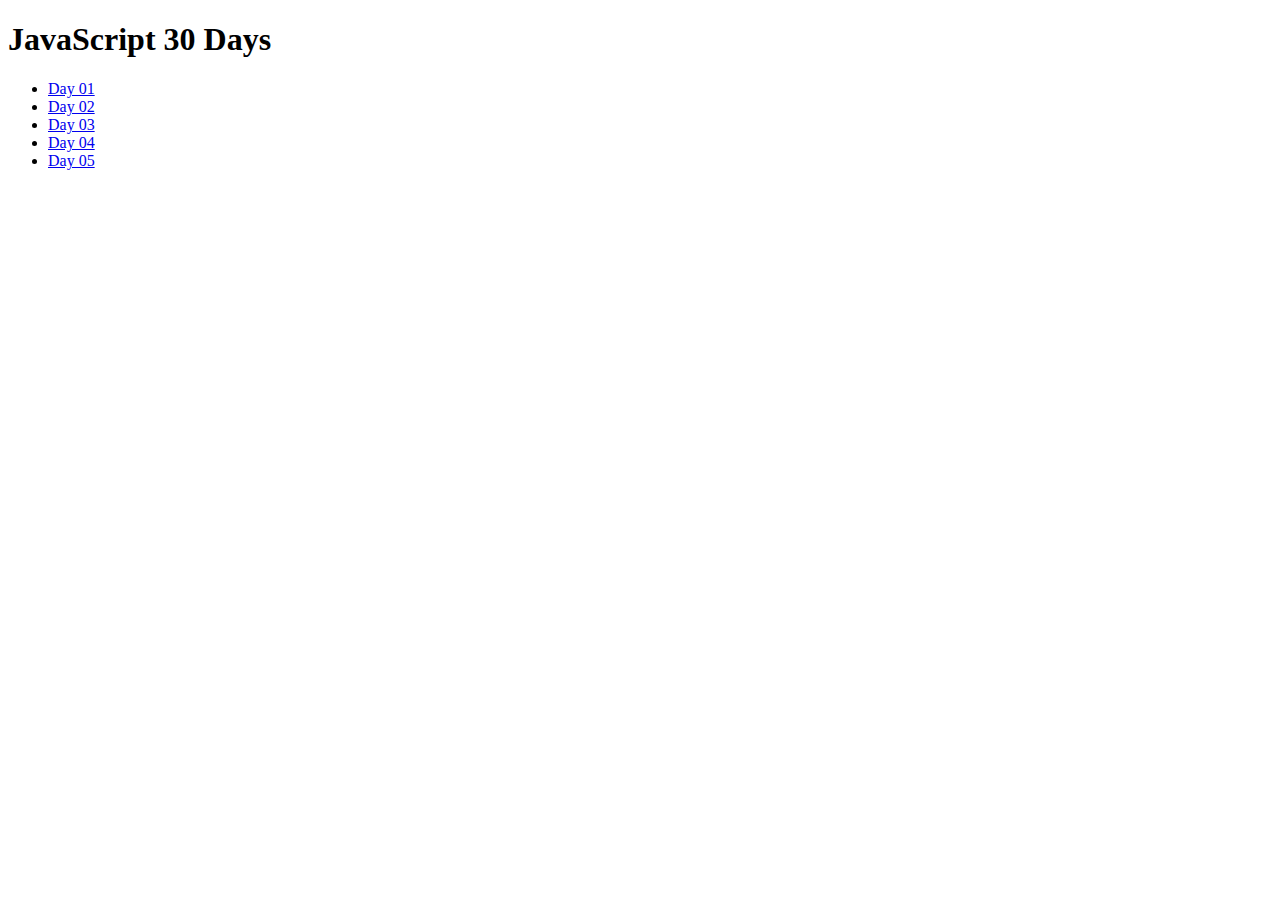
<file: index.html>
<!DOCTYPE html>
<html lang="ko">
<head>
  <meta charset="UTF-8">
  <meta name="viewport" content="width=device-width, initial-scale=1.0">
  <title>JS 30 Days</title>
</head>
<body>
  <h1>JavaScript 30 Days</h1>
  <ul>
    <li><a href="Day01/index.html">Day 01</a></li>
    <li><a href="Day02/index.html">Day 02</a></li>
    <li><a href="Day03/index.html">Day 03</a></li>
    <li><a href="Day04/index.html">Day 04</a></li>
    <li><a href="Day05/index.html">Day 05</a></li>
    <!-- Day 02 to Day 30 -->
  </ul>
  
</body>
</html>
</file>
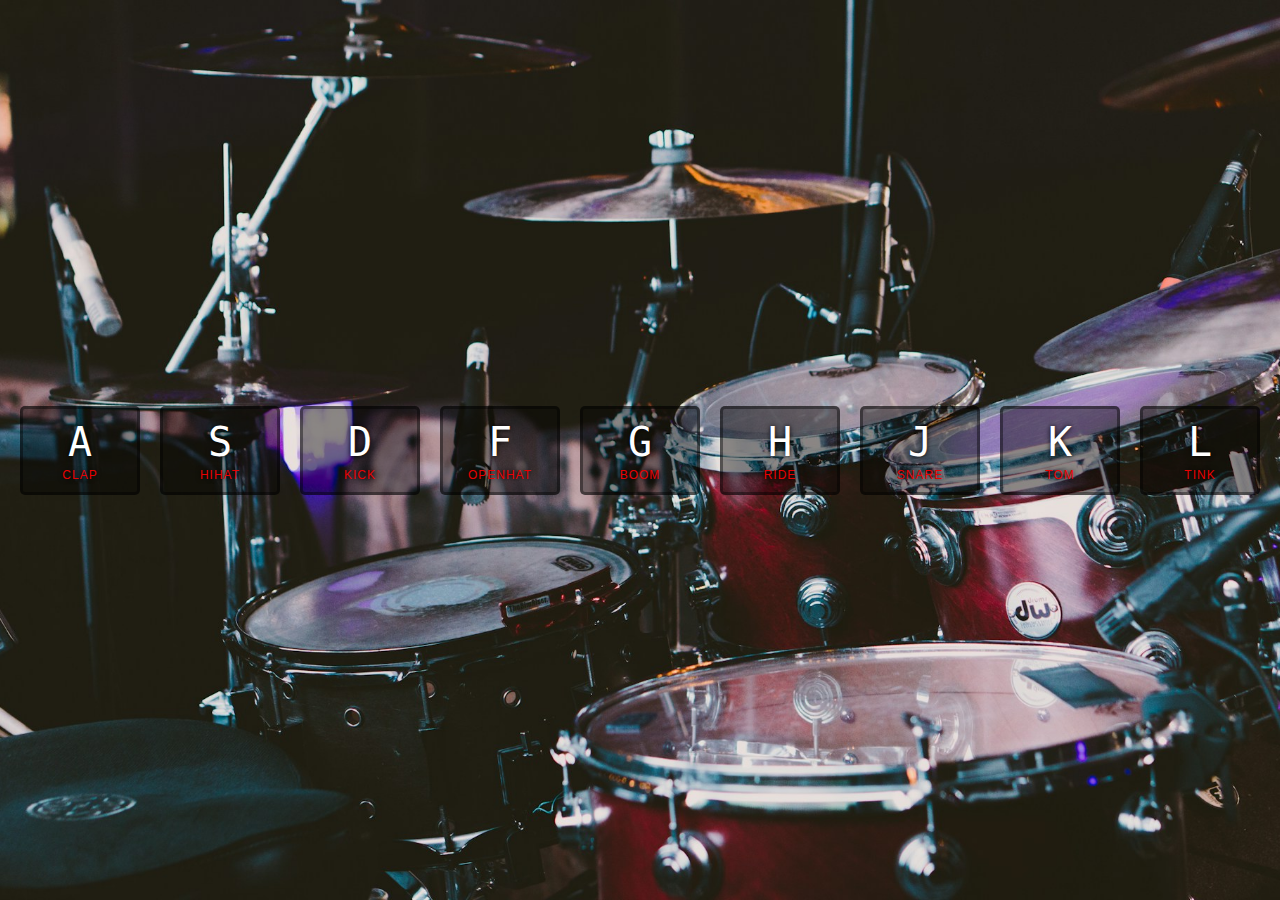
<file: Day01/index.html>
<!DOCTYPE html>
<html lang="en">

<head>
  <meta charset="UTF-8">
  <title>Drum Kit</title>
  <link rel="stylesheet" href="style.css">
  <!-- <script src="custom.js"></script> -->
</head>

<body>

  <div class="keys">
    <div data-key="65" class="key">
      <kbd>A</kbd>
      <span class="sound">clap</span>
    </div>
    <div data-key="83" class="key">
      <kbd>S</kbd>
      <span class="sound">hihat</span>
    </div>
    <div data-key="68" class="key">
      <kbd>D</kbd>
      <span class="sound">kick</span>
    </div>
    <div data-key="70" class="key">
      <kbd>F</kbd>
      <span class="sound">openhat</span>
    </div>
    <div data-key="71" class="key">
      <kbd>G</kbd>
      <span class="sound">boom</span>
    </div>
    <div data-key="72" class="key">
      <kbd>H</kbd>
      <span class="sound">ride</span>
    </div>
    <div data-key="74" class="key">
      <kbd>J</kbd>
      <span class="sound">snare</span>
    </div>
    <div data-key="75" class="key">
      <kbd>K</kbd>
      <span class="sound">tom</span>
    </div>
    <div data-key="76" class="key">
      <kbd>L</kbd>
      <span class="sound">tink</span>
    </div>
  </div>

  <audio data-key="65" src="sounds/clap.wav"></audio>
  <audio data-key="83" src="sounds/hihat.wav"></audio>
  <audio data-key="68" src="sounds/kick.wav"></audio>
  <audio data-key="70" src="sounds/openhat.wav"></audio>
  <audio data-key="71" src="sounds/boom.wav"></audio>
  <audio data-key="72" src="sounds/ride.wav"></audio>
  <audio data-key="74" src="sounds/snare.wav"></audio>
  <audio data-key="75" src="sounds/tom.wav"></audio>
  <audio data-key="76" src="sounds/tink.wav"></audio>


  <script>
    function playSound(e) {
      const audio = document.querySelector(`audio[data-key="${e.keyCode}"]`);
      const key = document.querySelector(`.key[data-key="${e.keyCode}"]`);
      if(!audio) return; // stop the function from running all together
      audio.currentTime = 0; //rewind to the start
      audio.play();
      key.classList.add('playing');
    }
    
    function removeTransition(e) {
      if (e.propertyName !== 'transform') return; // skip it if it's not a trnasform
      this.classList.remove('playing')
    }
    
    const keys = document.querySelectorAll('.key');
    keys.forEach(key => key.addEventListener('transitionend', removeTransition));
    window.addEventListener('keydown', playSound);
  </script>
</body>

</html>
</file>
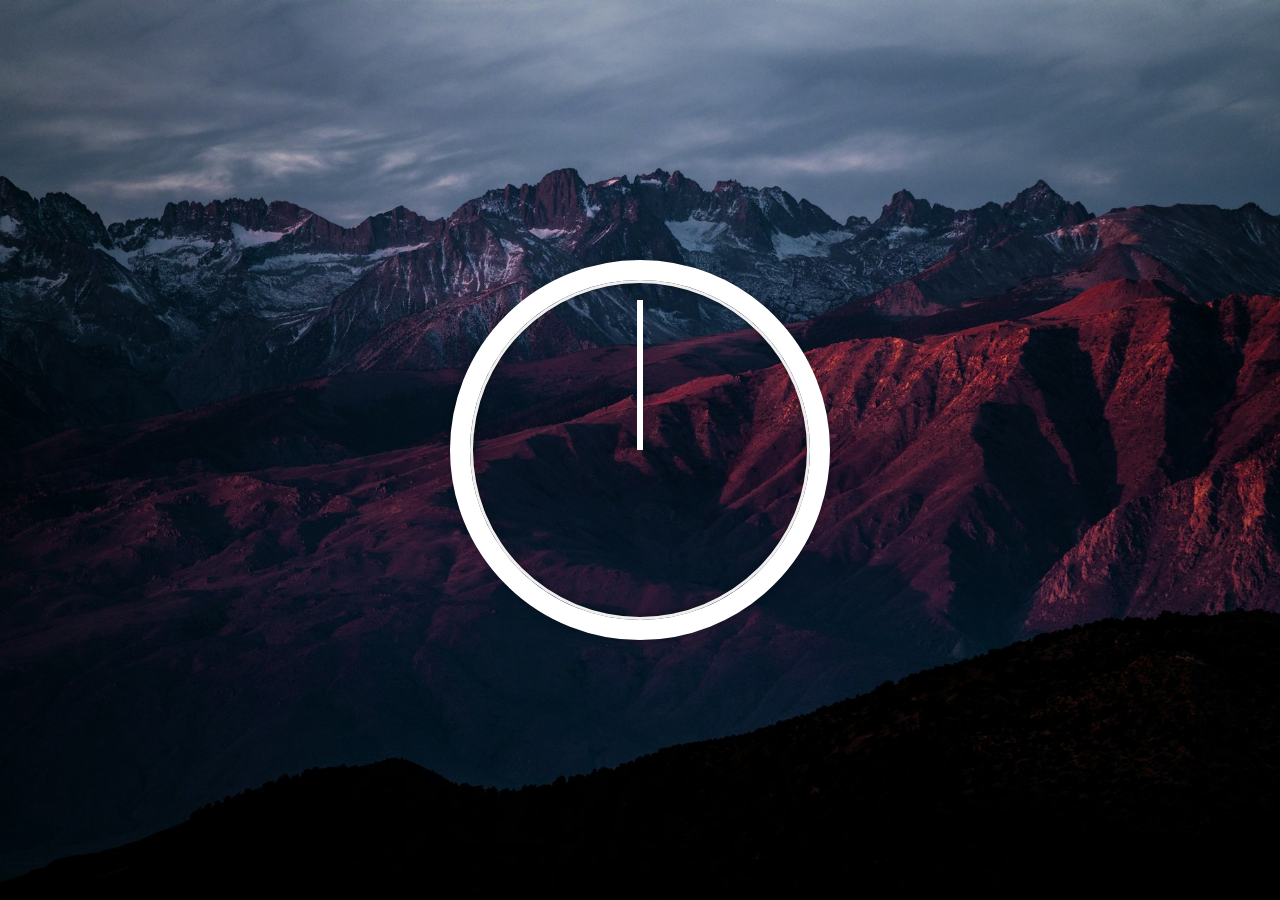
<file: Day02/index.html>
<!DOCTYPE html>
<html lang="en">
<head>
  <meta charset="UTF-8">
  <title>Clock</title>
  <link rel="stylesheet" href="style.css">
</head>
<body>
  <div class="clock">
    <div class="clock-face">
      <div class="hand hour-hand"></div>
      <div class="hand min-hand"></div>
      <div class="hand second-hand"></div>
    </div>
  </div> 
  
  <script>
    const secondHand = document.querySelector('.second-hand');
    const minsHand = document.querySelector('.min-hand');
    const hourHand = document.querySelector('.hour-hand');

    function setData() {
      const now = new Data();
      
      const seconds = now.getSeconds();
      const secondsDegrees = ((second / 60) * 360) + 90;
      secondHand.style.transform = `rotate(${secondDegrees}deg)`;

      const mins = now.getMinutes();
      const minsDegrees = ((mins / 60) * 360) + ((second / 60) * 6) + 90;
      minsHand.style.transform = `rotate(${minsDegrees}deg)`;

      const hour = now.getHours();
      const hourDegrees = ((hour / 12) * 360) + ((mins / 60) * 30) + 90;
      hourHand.style.transform = `rotate(${hourDegrees}deg)`;
    }

    setInterval(setDate, 1000);
    
    setData();
  </script>
</body>
</html>
</file>
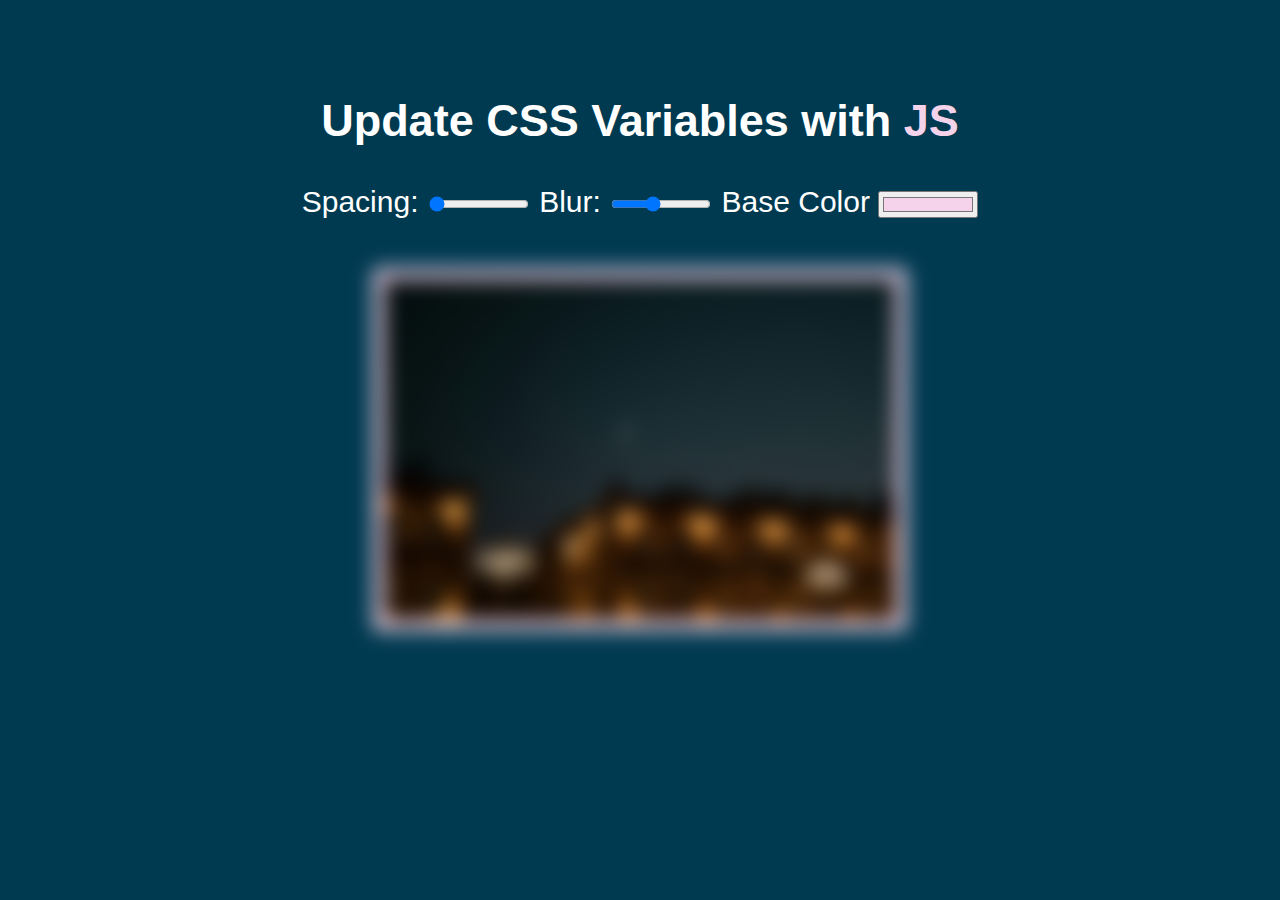
<file: Day03/index.html>
<!DOCTYPE html>
<html lang="en">
<head>
  <meta charset="UTF-8">
  <title>Variable</title>
  <link rel="icon" href="https://fav.farm/🌃">
</head>
<body>
  <h2>Update CSS Variables with <span class="hl">JS</span></h2>

  <div class="controls">
    <label for="spacing">Spacing:</label>
    <input type="range" name="spacing" min="10" max="200" value="10" data-sizing="px">

    <label for="blur">Blur:</label>
    <input type="range" name="blur" min="0" max="25" value="10" data-sizing="px">

    <label for="base">Base Color</label>
    <input type="color" name="base" value="#F5D4EB">
  </div>

  <img src="image.jpg">

  <style>
    :root {
      --base: #F5D4EB;
      --spacing: 10px;
      --blur: 10px
    }

    img {
      padding: var(--spacing);
      background: var(--base);
      filter: blur(var(--blur));
      width: 50%;
      /* height: 50%; */
      box-sizing: border-box;
    }

    .hl {
      color: var(--base);
    }

    body {
      padding: 50px 100px;
      text-align: center;
      background: #003a51;
      color: white;
      font-family: sans-serif;
      font-weight: 100;
      font-size: 30px;
    }

    .controls {
      margin-bottom: 50px;
    }

    a {
      color: var(--base);
      text-decoration: none;
    }

    input {
      width: 100px;
    }
  </style>

  <script>
    const inputs = document.querySelectorAll('.controls input'); 

    function handleUpdate() {
      const suffix = this.dataset.sizing || '';
      document.documentElement.style.setProperty(`--${this.name}`, this.value + suffix);
    }

    inputs.forEach(input => input.addEventListener('change', handleUpdate));
    inputs.forEach(input => input.addEventListener('mousemove', handleUpdate));
  </script>
  
</body>
</html>
</file>
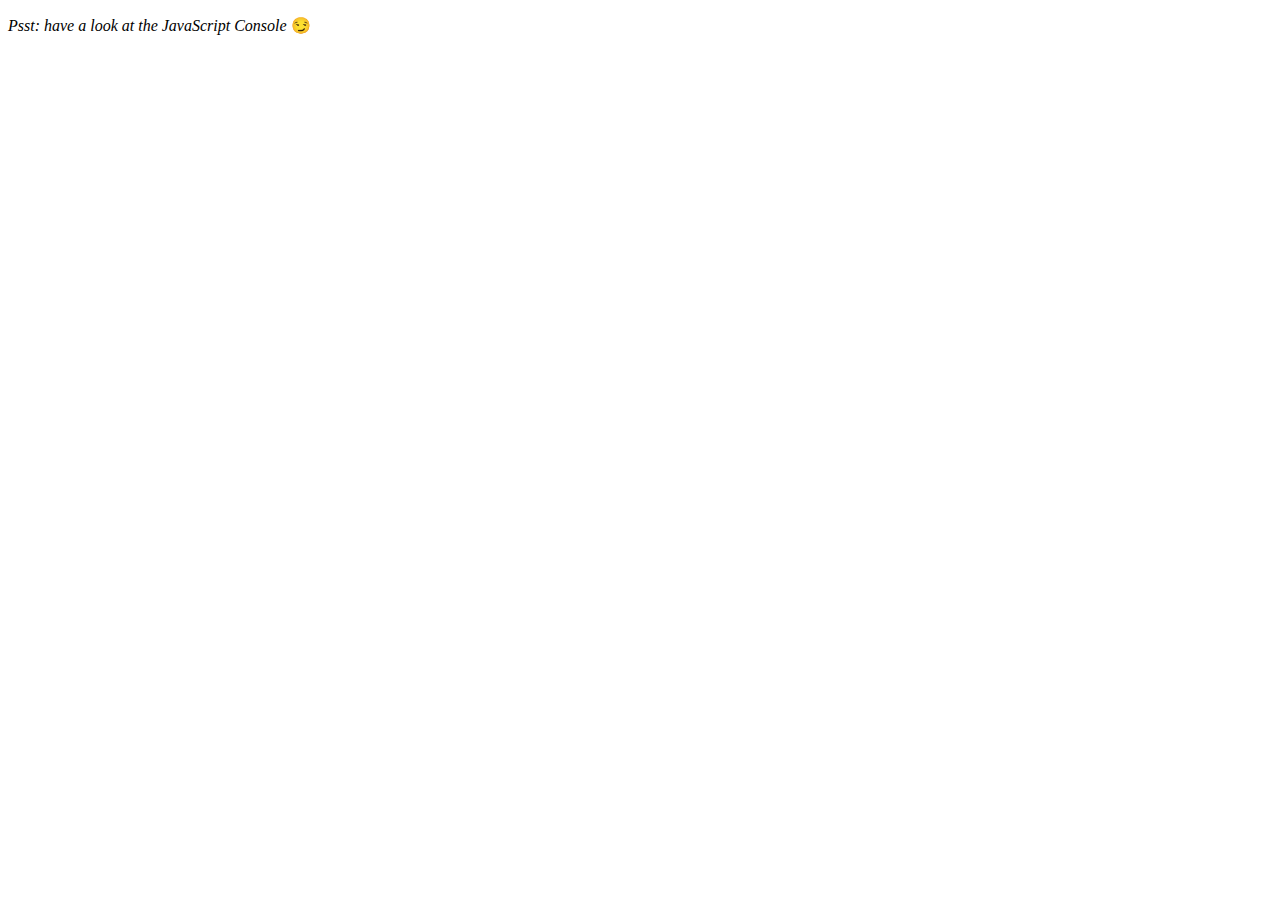
<file: Day04/index.html>
<!DOCTYPE html>
<html lang="en">
<head>
  <meta charset="UTF-8">
  <title>Array Cardio</title>
  <link rel="icon" href="https://fav.farm/🔥">
</head>
<body>
  <p><em>Psst: have a look at the JavaScript Console</em> 😏</p>
  <script>
    const inventors = [
      { first: 'Albert', last: 'Einstein', year: 1879, passed: 1955 },
      { first: 'Isaac', last: 'Newton', year: 1643, passed: 1727 },
      { first: 'Galileo', last: 'Galilei', year: 1564, passed: 1642 },
      { first: 'Marie', last: 'Curie', year: 1867, passed: 1934 },
      { first: 'Johannes', last: 'Kepler', year: 1571, passed: 1630 },
      { first: 'Nicolaus', last: 'Copernicus', year: 1473, passed: 1543 },
      { first: 'Max', last: 'Planck', year: 1858, passed: 1947 },
      { first: 'Katherine', last: 'Blodgett', year: 1898, passed: 1979 },
      { first: 'Ada', last: 'Lovelace', year: 1815, passed: 1852 },
      { first: 'Sarah E.', last: 'Goode', year: 1855, passed: 1905 },
      { first: 'Lise', last: 'Meitner', year: 1878, passed: 1968 },
      { first: 'Hanna', last: 'Hammarström', year: 1829, passed: 1909 }
    ];

    const people = [
      'Bernhard, Sandra', 'Bethea, Erin', 'Becker, Carl', 'Bentsen, Lloyd', 'Beckett, Samuel', 'Blake, William', 'Berger, Ric', 'Beddoes, Mick', 'Beethoven, Ludwig', 'Belloc, Hilaire', 'Begin, Menachem', 'Bellow, Saul', 'Benchley, Robert', 'Blair, Robert', 'Benenson, Peter', 'Benjamin, Walter', 'Berlin, Irving', 'Benn, Tony', 'Benson, Leana', 'Bent, Silas', 'Berle, Milton', 'Berry, Halle', 'Biko, Steve', 'Beck, Glenn', 'Bergman, Ingmar', 'Black, Elk', 'Berio, Luciano', 'Berne, Eric', 'Berra, Yogi', 'Berry, Wendell', 'Bevan, Aneurin', 'Ben-Gurion, David', 'Bevel, Ken', 'Biden, Joseph', 'Bennington, Chester', 'Bierce, Ambrose', 'Billings, Josh', 'Birrell, Augustine', 'Blair, Tony', 'Beecher, Henry', 'Biondo, Frank'
    ];

    // Array.prototype.filter()
    // 1. Filter the list of inventors for those who were born in the 1500's
    const fifteen = inventors.filter(inventor => (inventor.year >= 1500 && inventor.year < 1600));
    console.table(fifteen);

    // Array.prototype.map()
    // 2. Give us an array of the inventors first and last names
    const fullNames = inventors.map(inventor => `${inventor.first} ${inventor.last}`);
    console.log(fullNames);

    // Array.prototype.sort()
    // 3, Sort the inventors by birthdate, oldest to youngest

    // const ordered = inventors.sort(function(a, b) {
    //   if(a.year > b.year) {
    //     return 1;
    //   } else {
    //     return -1;
    //   }
    // });

    const ordered = inventors.sort((a, b) => a.year > b.year ? 1 : -1);
    console.table(ordered);

    // Array.prototype.reduce()
    // 4. How many years did all the inventors live?

    // var totalYears = 0;
    // for (var i = 0; i < inventors.length; i++) {
    //   totalYears += inventor[i].year
    // }
    
    const totalYears = inventors.reduce((total, inventor) => {
      return total + (inventor.passed - inventor.year);
    }, 0);
    console.log(totalYears);

    // 5. Sort the inventors by years lived
    const oldest = inventors.sort(function(a, b) {
      const lastGuy = a.passed - a.year;
      const nextGuy = b.passed - b.year;
      return lastGuy > nextGuy ? -1 : 1;
    });
    console.table(oldest);

    // 6. create a list of Boulevards in Paris that contain 'de' anywhere in the name
    // https://en.wikipedia.org/wiki/Category:Boulevards_in_Paris

    // const category = document.querySelector('.mw-category');
    // const links = Array.from(category.querySelectorAll('a'));
    // const de = links
    //             .map(link => link.textContent)
    //             .filter(streetName => streetName.includes('de'));

    // 7. Sort Exercise
    // Sort the people alphabetically by last name
    const alpha = people.sort(function(lastOne, nextOne) {
      const [aLast, aFirst] = lastOne.split(', ');
      const [bLast, bFirst] = nextOne.split(', ');
      return aLast > bLast ? 1 : -1;
    });
    console.log(alpha);

    // 8. Reduce Exercise
    // Sum up the instances of each of these
    const data = ['car', 'car', 'truck', 'truck', 'bike', 'walk', 'car', 'van', 'bike', 'walk', 'car', 'van', 'car', 'truck'];
    
    const transportation = data.reduce(function(obj, item) {
      if(!obj[item]) {
        obj[item] = 0;
      }
      obj[item]++;
      return obj;
    }, {});

    console.log(transportation);

  </script>
  
</body>
</html>
</file>
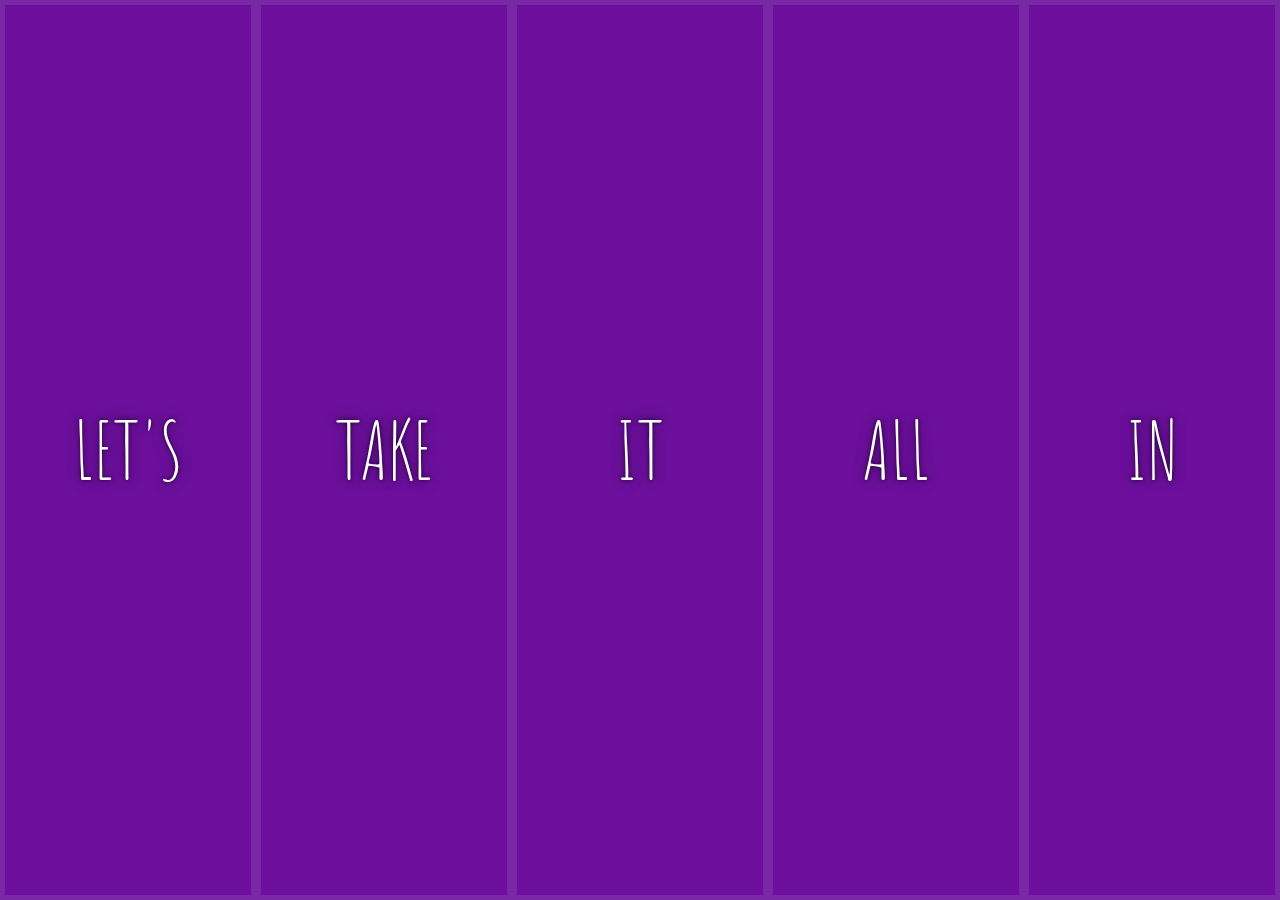
<file: Day05/index.html>
<!DOCTYPE html>
<html lang="en">
<head>
  <meta charset="UTF-8">
  <title>Flex Panels</title>
  <link rel="icon" href="http://fav.farm/🤸">
  <link rel="stylesheet" href="https://fonts.googleapis.com/css?family=Amatic+SC" type="text/css">
</head>
<body>
  <style>
    html {
      box-sizing: border-box;
      background: #ffc600;
      font-family: 'helvetica neue';
      font-size: 20px;
      font-weight: 200;
    }

    body {
      margin: 0;
    }

    *, *:before, *:after {
      box-sizing: inherit;
    }

    .panels {
      min-height: 100vh;
      overflow: hidden;
      display: flex;
    }

    .panel {
      background: #6B0F9C;
      box-shadow: inset 0 0 0 5px rgba(255,255,255,0.1);
      color: white;
      text-align: center;
      align-items: center;
      /* Safari transitionend event.propertyName === flex */
      /* Chrome + FF transitionend event.propertyName === flex-grow */
      transition:
        font-size 0.7s cubic-bezier(0.61,-0.19, 0.7,-0.11),
        flex 0.7s cubic-bezier(0.61,-0.19, 0.7,-0.11),
        background 0.2s;
      font-size: 20px;
      background-size: cover;
      background-position: center;
      flex: 1;
      justify-content: center;
      align-items: center;
      display: flex;
      flex-direction: column;
    }

    .panel1 { background-image:url(https://images.unsplash.com/photo-1494564605686-2e931f77a8e2?q=80&w=2070&auto=format&fit=crop&ixlib=rb-4.0.3&ixid=M3wxMjA3fDB8MHxwaG90by1wYWdlfHx8fGVufDB8fHx8fA%3D%3D); }
    .panel2 { background-image:url(https://images.unsplash.com/photo-1542623610-681406888c5e?q=80&w=2069&auto=format&fit=crop&ixlib=rb-4.0.3&ixid=M3wxMjA3fDB8MHxwaG90by1wYWdlfHx8fGVufDB8fHx8fA%3D%3D); }
    .panel3 { background-image:url(https://images.unsplash.com/photo-1465188162913-8fb5709d6d57?ixlib=rb-0.3.5&q=80&fm=jpg&crop=faces&cs=tinysrgb&w=1500&h=1500&fit=crop&s=967e8a713a4e395260793fc8c802901d); }
    .panel4 { background-image:url(https://images.unsplash.com/photo-1442522772768-9032b6d10e3e?q=80&w=2070&auto=format&fit=crop&ixlib=rb-4.0.3&ixid=M3wxMjA3fDB8MHxwaG90by1wYWdlfHx8fGVufDB8fHx8fA%3D%3D.unsplash.com/ITjiVXcwVng/1500x1500); }
    .panel5 { background-image:url(https://images.unsplash.com/photo-1566082990412-86f779f19bbd?q=80&w=2064&auto=format&fit=crop&ixlib=rb-4.0.3&ixid=M3wxMjA3fDB8MHxwaG90by1wYWdlfHx8fGVufDB8fHx8fA%3D%3D); }

    /* Flex Items */
    .panel > * {
      margin: 0;
      width: 100%;
      transition: transform 0.5s;
      flex: 1 0 auto;
      display: flex;
      justify-content: center;
      align-items: center;
    }

    .panel > *:first-child { transform: translateY(-100%); }
    .panel.open-active > *:first-child { transform: translateY(0); }
    .panel > *:last-child { transform: translateY(100%); }
    .panel.open-active > *:last-child { transform: translateY(0); }

    .panel p {
      text-transform: uppercase;
      font-family: 'Amatic SC', cursive;
      text-shadow: 0 0 4px rgba(0, 0, 0, 0.72), 0 0 14px rgba(0, 0, 0, 0.45);
      font-size: 2em;
    }

    .panel p:nth-child(2) {
      font-size: 4em;
    }

    .panel.open {
      flex: 5;
      font-size: 40px;
    }

  </style>

  <div class="panels">
    <div class="panel panel1">
      <p>Hey</p>
      <p>Let's</p>
      <p>Dance</p>
    </div>
    <div class="panel panel2">
      <p>Give</p>
      <p>Take</p>
      <p>Receive</p>
    </div>
    <div class="panel panel3">
      <p>Experience</p>
      <p>It</p>
      <p>Today</p>
    </div>
    <div class="panel panel4">
      <p>Give</p>
      <p>All</p>
      <p>You can</p>
    </div>
    <div class="panel panel5">
      <p>Life</p>
      <p>In</p>
      <p>Motion</p>
    </div>
  </div>

  <script>
    const panels = document.querySelectorAll('.panel');

    function toggleOpen() {
      this.classList.toggle('open');
    }

    function toggleActive(e) {
      // console.log(e.propertyName);
      if(e.propertyName.includes('flex')) {
        this.classList.toggle('open-active');
      }
    }

    panels.forEach(panel => panel.addEventListener('click', toggleOpen));
    panels.forEach(panel => panel.addEventListener('transitionend', toggleActive));
  </script>

</body>
</html>
</file>
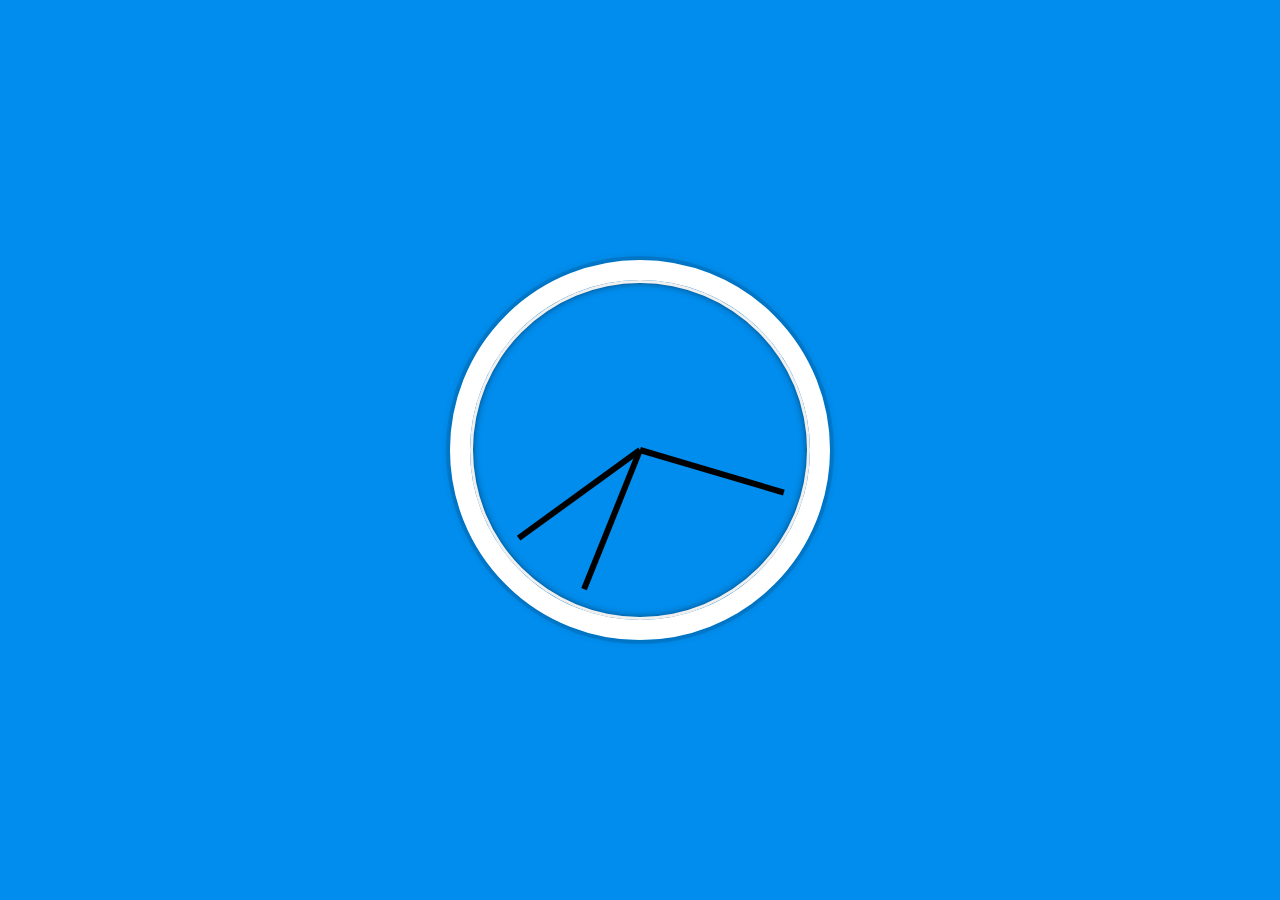
<file: Day02/index-FINISHED.html>
<!DOCTYPE html>
<html lang="en">
<head>
  <meta charset="UTF-8">
  <title>JS + CSS Clock</title>
  <link rel="icon" href="https://fav.farm/✅" />
</head>
<body>


    <div class="clock">
      <div class="clock-face">
        <div class="hand hour-hand"></div>
        <div class="hand min-hand"></div>
        <div class="hand second-hand"></div>
      </div>
    </div>


  <style>
    html {
      background: #018DED url(https://unsplash.it/1500/1000?image=881&blur=5);
      background-size: cover;
      font-family: 'helvetica neue';
      text-align: center;
      font-size: 10px;
    }

    body {
      margin: 0;
      font-size: 2rem;
      display: flex;
      flex: 1;
      min-height: 100vh;
      align-items: center;
    }

    .clock {
      width: 30rem;
      height: 30rem;
      border: 20px solid white;
      border-radius: 50%;
      margin: 50px auto;
      position: relative;
      padding: 2rem;
      box-shadow:
        0 0 0 4px rgba(0,0,0,0.1),
        inset 0 0 0 3px #EFEFEF,
        inset 0 0 10px black,
        0 0 10px rgba(0,0,0,0.2);
    }

    .clock-face {
      position: relative;
      width: 100%;
      height: 100%;
      transform: translateY(-3px); /* account for the height of the clock hands */
    }

    .hand {
      width: 50%;
      height: 6px;
      background: black;
      position: absolute;
      top: 50%;
      transform-origin: 100%;
      transform: rotate(90deg);
      transition: all 0.05s;
      transition-timing-function: cubic-bezier(0.1, 2.7, 0.58, 1);
    }
</style>

<script>
  const secondHand = document.querySelector('.second-hand');
  const minsHand = document.querySelector('.min-hand');
  const hourHand = document.querySelector('.hour-hand');

  function setDate() {
    const now = new Date();

    const seconds = now.getSeconds();
    const secondsDegrees = ((seconds / 60) * 360) + 90;
    secondHand.style.transform = `rotate(${secondsDegrees}deg)`;

    const mins = now.getMinutes();
    const minsDegrees = ((mins / 60) * 360) + ((seconds/60)*6) + 90;
    minsHand.style.transform = `rotate(${minsDegrees}deg)`;

    const hour = now.getHours();
    const hourDegrees = ((hour / 12) * 360) + ((mins/60)*30) + 90;
    hourHand.style.transform = `rotate(${hourDegrees}deg)`;
  }

  setInterval(setDate, 1000);

  setDate();

</script>
</body>
</html>
</file>
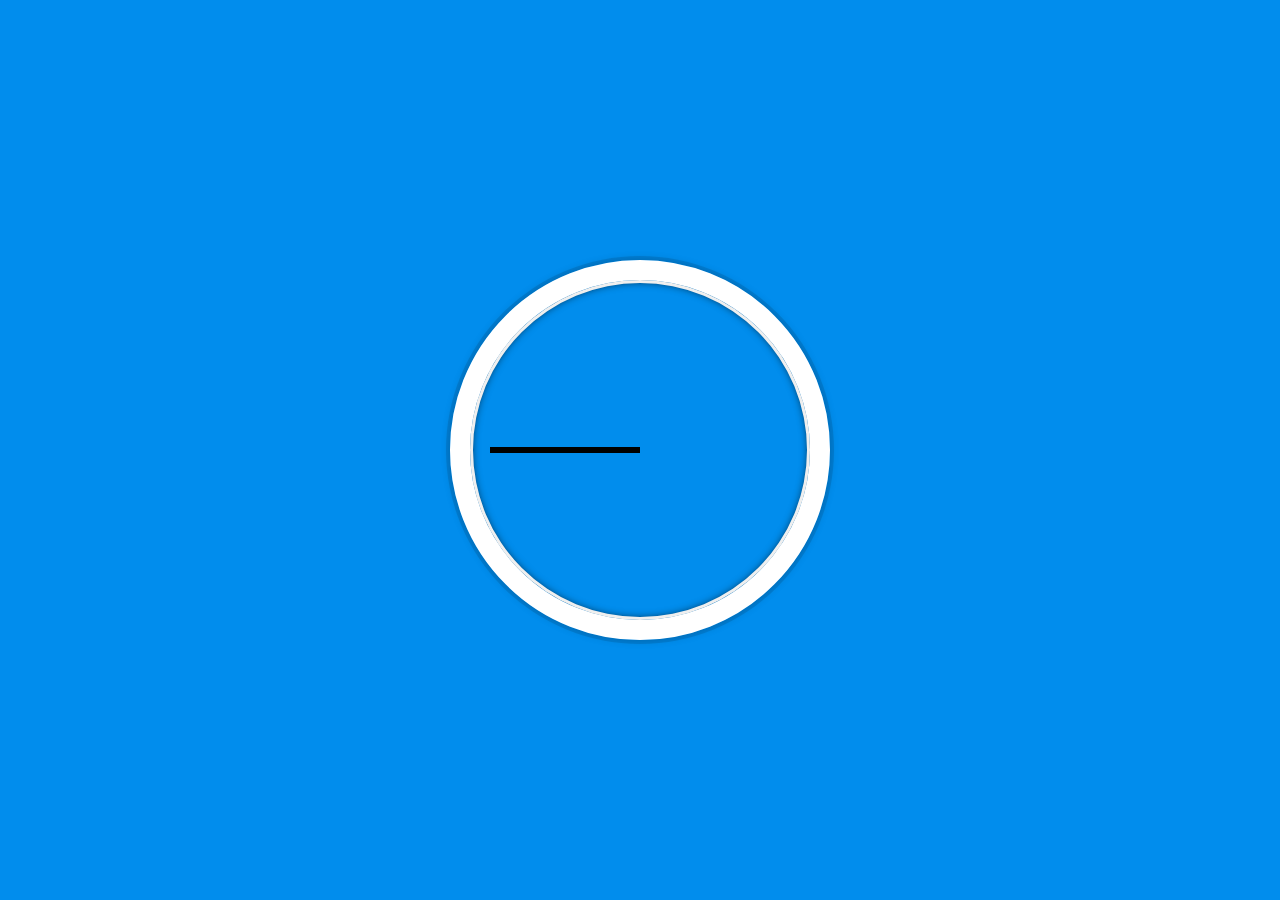
<file: Day02/index-START.html>
<!DOCTYPE html>
<html lang="en">
<head>
  <meta charset="UTF-8">
  <title>JS + CSS Clock</title>
  <link rel="icon" href="https://fav.farm/🔥" />
</head>
<body>


    <div class="clock">
      <div class="clock-face">
        <div class="hand hour-hand"></div>
        <div class="hand min-hand"></div>
        <div class="hand second-hand"></div>
      </div>
    </div>


  <style>
    html {
      background: #018DED url(https://unsplash.it/1500/1000?image=881&blur=5);
      background-size: cover;
      font-family: 'helvetica neue';
      text-align: center;
      font-size: 10px;
    }

    body {
      margin: 0;
      font-size: 2rem;
      display: flex;
      flex: 1;
      min-height: 100vh;
      align-items: center;
    }

    .clock {
      width: 30rem;
      height: 30rem;
      border: 20px solid white;
      border-radius: 50%;
      margin: 50px auto;
      position: relative;
      padding: 2rem;
      box-shadow:
        0 0 0 4px rgba(0,0,0,0.1),
        inset 0 0 0 3px #EFEFEF,
        inset 0 0 10px black,
        0 0 10px rgba(0,0,0,0.2);
    }

    .clock-face {
      position: relative;
      width: 100%;
      height: 100%;
      transform: translateY(-3px); /* account for the height of the clock hands */
    }

    .hand {
      width: 50%;
      height: 6px;
      background: black;
      position: absolute;
      top: 50%;
    }

  </style>

  <script>


  </script>
</body>
</html>
</file>
<file: Day01/style.css>
html {
  font-size: 10px;
  background: url('background.jpg') center center;
  background-size: cover;
}

html, body {
  margin: 0;
  padding: 0;
  font-family: sans-serif;
}

.keys {
  display: flex;
  flex: 1;
  justify-content: center;
  align-items: center;
  min-height: 100vh;
}

.key {
  border: .3rem solid rgba(0,0,0,0.4);
  border-radius: .5rem;
  margin: 1rem;
  font-size: 1.5rem;
  padding: 1rem .5rem; /* 상하, 좌우 */
  transition: all 0.07s ease;
  width: 12rem;
  text-align: center;
  color: white;
  background-color: rgba(0,0,0,0.4);
  text-shadow: 0 0 .5rem black;
  box-sizing: border-box;
}

.playing {
  transform: scale(1.1);
  border-color: #bc0404;
  box-shadow: 0 0 5rem #bc0404;
}

.key kbd {
  display: block;
  font-size: 4rem;
}
.key .sound {
  font-size: 1.2rem;
  text-transform: uppercase;
  letter-spacing: .1rem;
  color: #e90101;
}
</file>
<file: Day02/style.css>
html {
  background: #018DED url(wallpaper.jpg);
  background-size: cover;
  font-family: 'helvetica neue';
  text-align: center;
  font-size: 10px;
}

body {
  margin: 0;
  font-size: 2rem;
  display: flex;
  flex: 1;
  align-items: center;
  height: 100vh;
}

.clock {
  width: 30rem;
  height: 30rem;
  border: 20px solid white;
  border-radius: 50%;
  margin: 50px auto;
  position: relative;
  padding: 2rem;
  box-shadow: 
    0 0 4px rgba(0,0,0,0.1), 
    inset 0 0 0 3px #EFEFEF, 
    inset 0 0 10px black, 
    0 0 10px rgba(0,0,0,0.2);
}

.clock-face {
  position: relative;
  width: 100%;
  height: 100%;
  transform: translateY(-3px);
}

.hand {
  width: 50%;
  height: 6px;
  background: white;
  position: absolute;
  top: 50%;
  transform-origin: 100%;
  transform: rotate(90deg); 
  transition: all 0.05s;
  transition-timing-function: cubic-bezier(0.1, 2.7, 0.58, 1);
}
</file>
